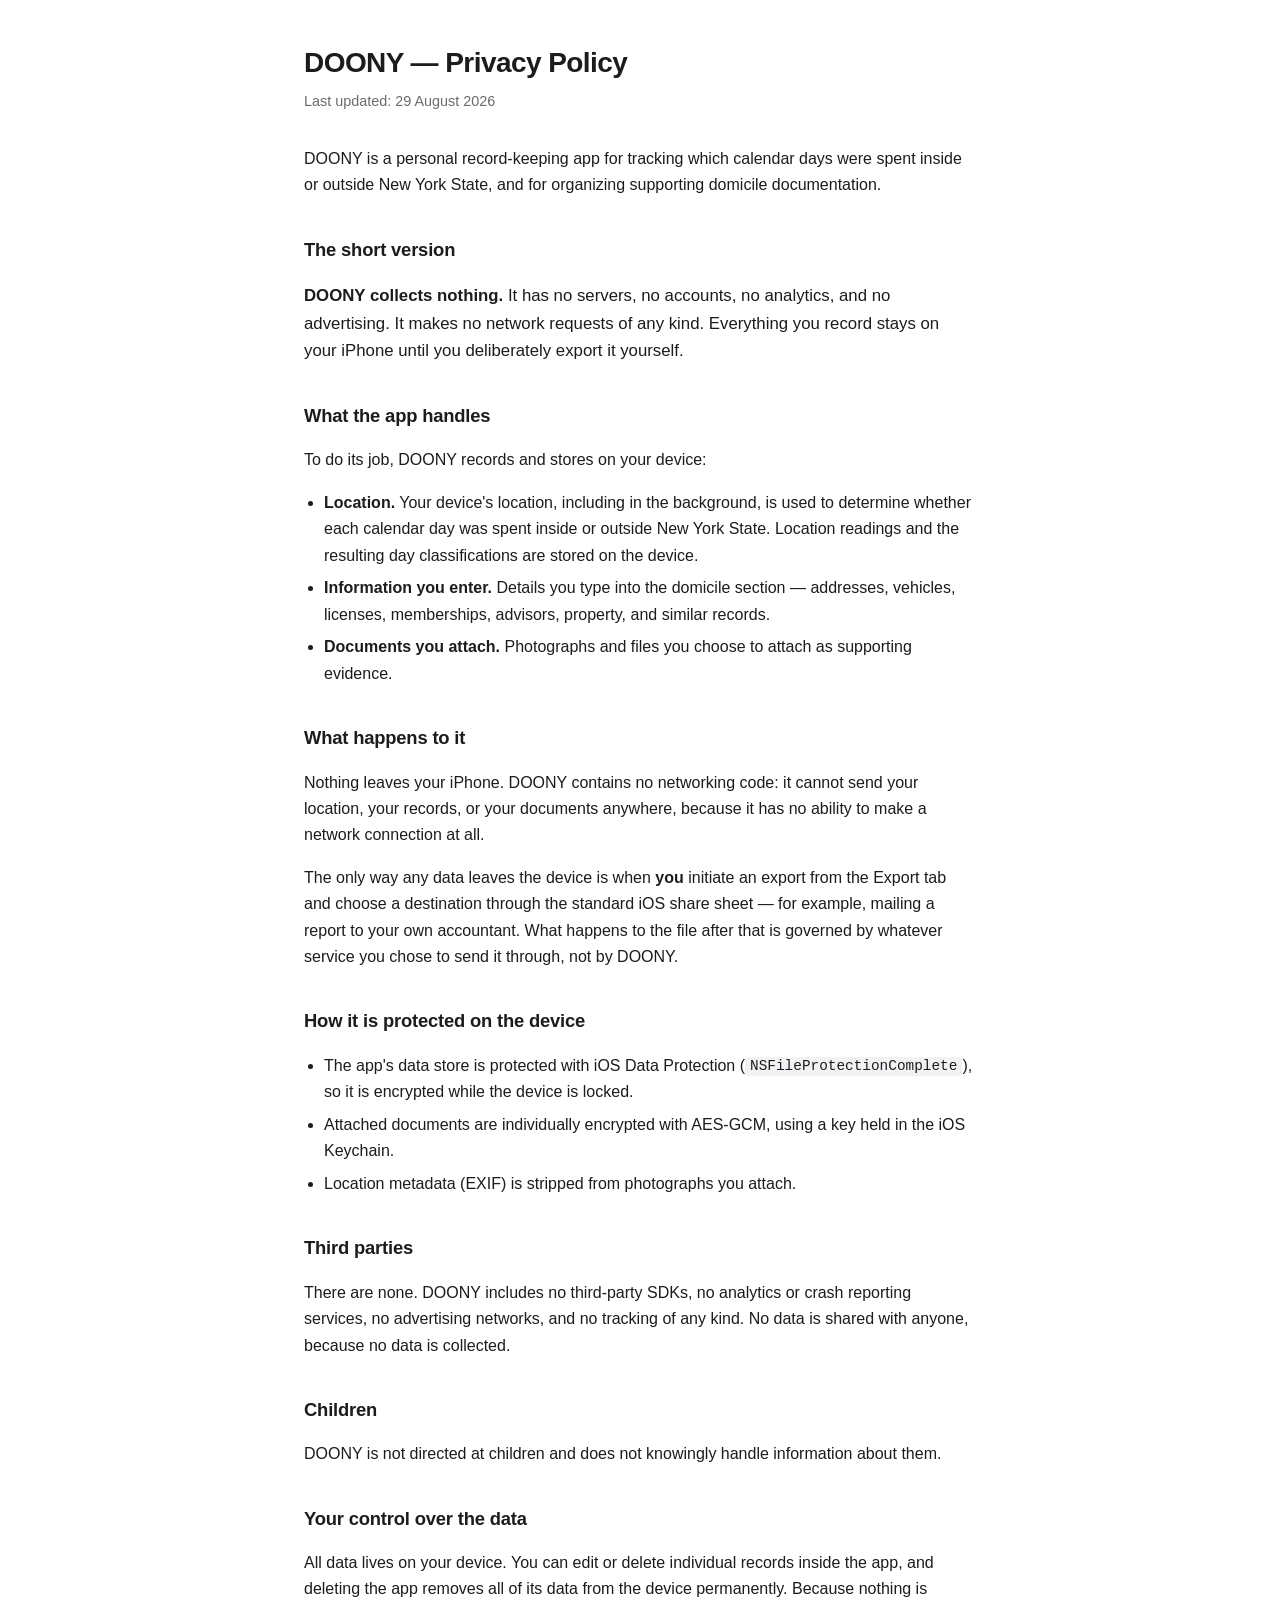
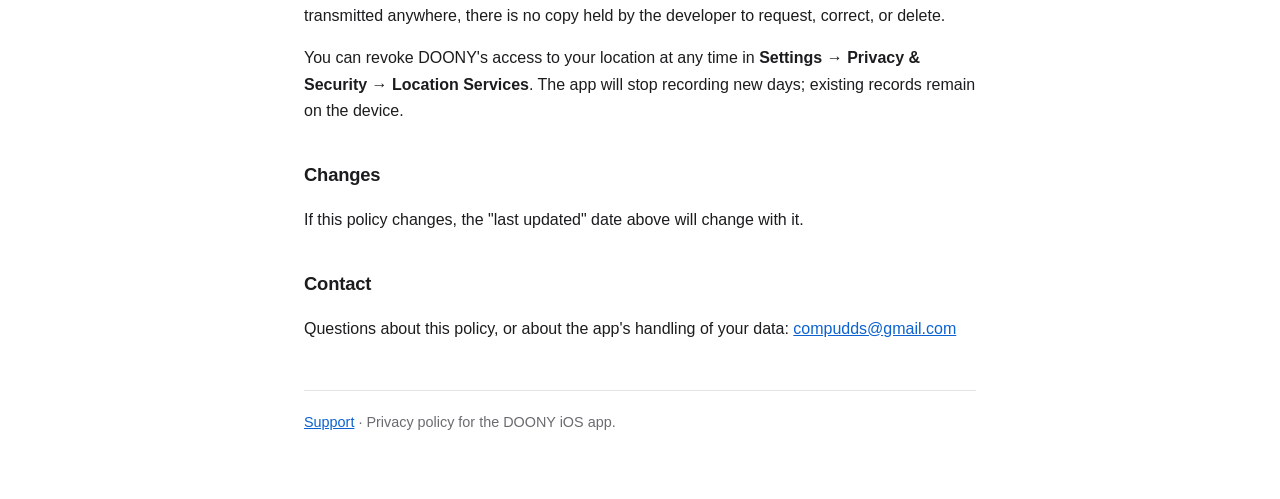
<file: docs/index.html>
<!doctype html>
<html lang="en">
<head>
<meta charset="utf-8">
<meta name="viewport" content="width=device-width,initial-scale=1">
<title>DOONY — Privacy Policy</title>
<style>
  :root { color-scheme: light dark; }
  body {
    max-width: 42rem; margin: 0 auto; padding: 2.5rem 1.25rem 4rem;
    font: 16px/1.65 -apple-system, BlinkMacSystemFont, "Segoe UI", Helvetica, Arial, sans-serif;
    color: #1c1c1e; background: #fff;
  }
  h1 { font-size: 1.75rem; margin: 0 0 .25rem; letter-spacing: -.02em; }
  h2 { font-size: 1.15rem; margin: 2.25rem 0 .5rem; letter-spacing: -.01em; }
  .updated { color: #6b6b70; font-size: .9rem; margin: 0 0 2rem; }
  .lede { font-size: 1.05rem; }
  ul { padding-left: 1.25rem; }
  li { margin: .4rem 0; }
  code { font: .9em ui-monospace, SFMono-Regular, Menlo, monospace;
         background: #f2f2f4; padding: .1em .35em; border-radius: 3px; }
  a { color: #0b62d0; }
  footer { margin-top: 3rem; padding-top: 1.25rem; border-top: 1px solid #e4e4e7;
           color: #6b6b70; font-size: .9rem; }
  @media (prefers-color-scheme: dark) {
    body { color: #e8e8ea; background: #131315; }
    .updated, footer { color: #9a9aa0; }
    code { background: #26262a; }
    a { color: #6fa8f5; }
    footer { border-top-color: #2c2c31; }
  }
</style>
</head>
<body>

<h1>DOONY — Privacy Policy</h1>
<p class="updated">Last updated: 29 August 2026</p>

<p>DOONY is a personal record-keeping app for tracking which calendar days were
spent inside or outside New York State, and for organizing supporting domicile
documentation.</p>

<h2>The short version</h2>
<p class="lede"><strong>DOONY collects nothing.</strong> It has no servers, no
accounts, no analytics, and no advertising. It makes no network requests of any
kind. Everything you record stays on your iPhone until you deliberately export
it yourself.</p>

<h2>What the app handles</h2>
<p>To do its job, DOONY records and stores on your device:</p>
<ul>
  <li><strong>Location.</strong> Your device's location, including in the
  background, is used to determine whether each calendar day was spent inside or
  outside New York State. Location readings and the resulting day
  classifications are stored on the device.</li>
  <li><strong>Information you enter.</strong> Details you type into the domicile
  section — addresses, vehicles, licenses, memberships, advisors, property, and
  similar records.</li>
  <li><strong>Documents you attach.</strong> Photographs and files you choose to
  attach as supporting evidence.</li>
</ul>

<h2>What happens to it</h2>
<p>Nothing leaves your iPhone. DOONY contains no networking code: it cannot send
your location, your records, or your documents anywhere, because it has no
ability to make a network connection at all.</p>
<p>The only way any data leaves the device is when <strong>you</strong> initiate
an export from the Export tab and choose a destination through the standard iOS
share sheet — for example, mailing a report to your own accountant. What happens
to the file after that is governed by whatever service you chose to send it
through, not by DOONY.</p>

<h2>How it is protected on the device</h2>
<ul>
  <li>The app's data store is protected with iOS Data Protection
  (<code>NSFileProtectionComplete</code>), so it is encrypted while the device is
  locked.</li>
  <li>Attached documents are individually encrypted with AES-GCM, using a key
  held in the iOS Keychain.</li>
  <li>Location metadata (EXIF) is stripped from photographs you attach.</li>
</ul>

<h2>Third parties</h2>
<p>There are none. DOONY includes no third-party SDKs, no analytics or crash
reporting services, no advertising networks, and no tracking of any kind. No
data is shared with anyone, because no data is collected.</p>

<h2>Children</h2>
<p>DOONY is not directed at children and does not knowingly handle information
about them.</p>

<h2>Your control over the data</h2>
<p>All data lives on your device. You can edit or delete individual records
inside the app, and deleting the app removes all of its data from the device
permanently. Because nothing is transmitted anywhere, there is no copy held by
the developer to request, correct, or delete.</p>
<p>You can revoke DOONY's access to your location at any time in
<strong>Settings → Privacy &amp; Security → Location Services</strong>. The app
will stop recording new days; existing records remain on the device.</p>

<h2>Changes</h2>
<p>If this policy changes, the "last updated" date above will change with it.</p>

<h2>Contact</h2>
<p>Questions about this policy, or about the app's handling of your data:
<a href="mailto:compudds@gmail.com">compudds@gmail.com</a></p>

<footer><a href="./support.html">Support</a> · Privacy policy for the DOONY iOS app.</footer>

</body>
</html>
</file>
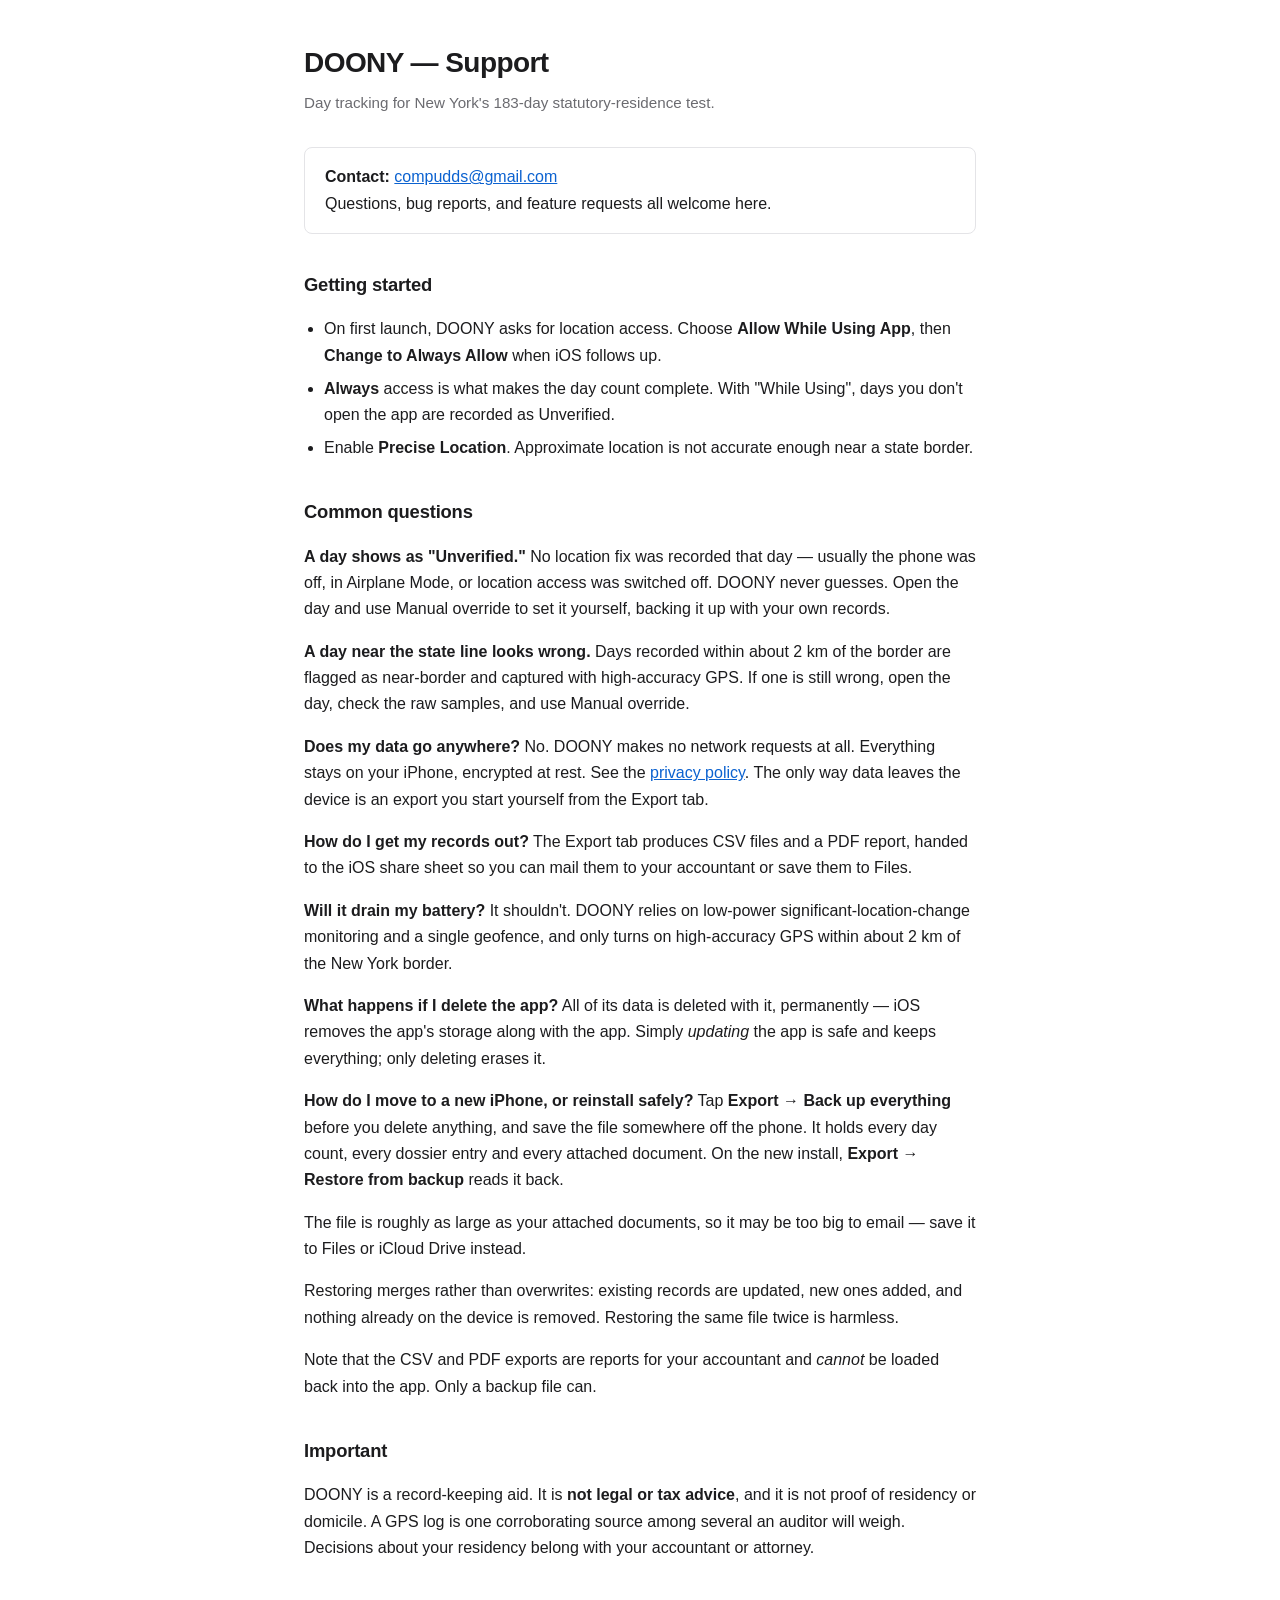
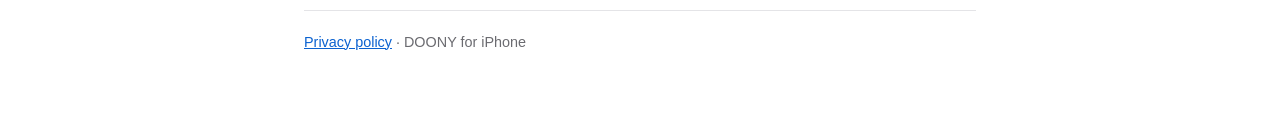
<file: docs/support.html>
<!doctype html>
<html lang="en">
<head>
<meta charset="utf-8">
<meta name="viewport" content="width=device-width,initial-scale=1">
<title>DOONY — Support</title>
<style>
  :root { color-scheme: light dark; }
  body { max-width: 42rem; margin: 0 auto; padding: 2.5rem 1.25rem 4rem;
    font: 16px/1.65 -apple-system, BlinkMacSystemFont, "Segoe UI", Helvetica, Arial, sans-serif;
    color: #1c1c1e; background: #fff; }
  h1 { font-size: 1.75rem; margin: 0 0 .25rem; letter-spacing: -.02em; }
  h2 { font-size: 1.15rem; margin: 2.25rem 0 .5rem; letter-spacing: -.01em; }
  .sub { color: #6b6b70; font-size: .95rem; margin: 0 0 2rem; }
  ul { padding-left: 1.25rem; } li { margin: .4rem 0; }
  code { font: .9em ui-monospace, SFMono-Regular, Menlo, monospace;
         background: #f2f2f4; padding: .1em .35em; border-radius: 3px; }
  a { color: #0b62d0; }
  .box { border: 1px solid #e4e4e7; border-radius: 8px; padding: 1rem 1.25rem; margin: 1.5rem 0; }
  footer { margin-top: 3rem; padding-top: 1.25rem; border-top: 1px solid #e4e4e7;
           color: #6b6b70; font-size: .9rem; }
  @media (prefers-color-scheme: dark) {
    body { color: #e8e8ea; background: #131315; }
    .sub, footer { color: #9a9aa0; } code { background: #26262a; }
    a { color: #6fa8f5; } .box, footer { border-color: #2c2c31; }
  }
</style>
</head>
<body>

<h1>DOONY — Support</h1>
<p class="sub">Day tracking for New York's 183-day statutory-residence test.</p>

<div class="box">
  <strong>Contact:</strong>
  <a href="mailto:compudds@gmail.com">compudds@gmail.com</a><br>
  Questions, bug reports, and feature requests all welcome here.
</div>

<h2>Getting started</h2>
<ul>
  <li>On first launch, DOONY asks for location access. Choose
  <strong>Allow While Using App</strong>, then <strong>Change to Always
  Allow</strong> when iOS follows up.</li>
  <li><strong>Always</strong> access is what makes the day count complete. With
  "While Using", days you don't open the app are recorded as Unverified.</li>
  <li>Enable <strong>Precise Location</strong>. Approximate location is not
  accurate enough near a state border.</li>
</ul>

<h2>Common questions</h2>

<p><strong>A day shows as "Unverified."</strong> No location fix was recorded
that day — usually the phone was off, in Airplane Mode, or location access was
switched off. DOONY never guesses. Open the day and use Manual override to set
it yourself, backing it up with your own records.</p>

<p><strong>A day near the state line looks wrong.</strong> Days recorded within
about 2 km of the border are flagged as near-border and captured with
high-accuracy GPS. If one is still wrong, open the day, check the raw samples,
and use Manual override.</p>

<p><strong>Does my data go anywhere?</strong> No. DOONY makes no network
requests at all. Everything stays on your iPhone, encrypted at rest. See the
<a href="./">privacy policy</a>. The only way data leaves the device is an
export you start yourself from the Export tab.</p>

<p><strong>How do I get my records out?</strong> The Export tab produces CSV
files and a PDF report, handed to the iOS share sheet so you can mail them to
your accountant or save them to Files.</p>

<p><strong>Will it drain my battery?</strong> It shouldn't. DOONY relies on
low-power significant-location-change monitoring and a single geofence, and only
turns on high-accuracy GPS within about 2 km of the New York border.</p>

<p><strong>What happens if I delete the app?</strong> All of its data is deleted
with it, permanently — iOS removes the app's storage along with the app. Simply
<em>updating</em> the app is safe and keeps everything; only deleting erases it.</p>

<p><strong>How do I move to a new iPhone, or reinstall safely?</strong> Tap
<strong>Export &rarr; Back up everything</strong> before you delete anything, and
save the file somewhere off the phone. It holds every day count, every dossier
entry and every attached document. On the new install,
<strong>Export &rarr; Restore from backup</strong> reads it back.</p>

<p>The file is roughly as large as your attached documents, so it may be too big
to email — save it to Files or iCloud Drive instead.</p>

<p>Restoring merges rather than overwrites: existing records are updated, new ones
added, and nothing already on the device is removed. Restoring the same file twice
is harmless.</p>

<p>Note that the CSV and PDF exports are reports for your accountant and
<em>cannot</em> be loaded back into the app. Only a backup file can.</p>

<h2>Important</h2>
<p>DOONY is a record-keeping aid. It is <strong>not legal or tax advice</strong>,
and it is not proof of residency or domicile. A GPS log is one corroborating
source among several an auditor will weigh. Decisions about your residency
belong with your accountant or attorney.</p>

<footer>
  <a href="./">Privacy policy</a> · DOONY for iPhone
</footer>

</body>
</html>
</file>
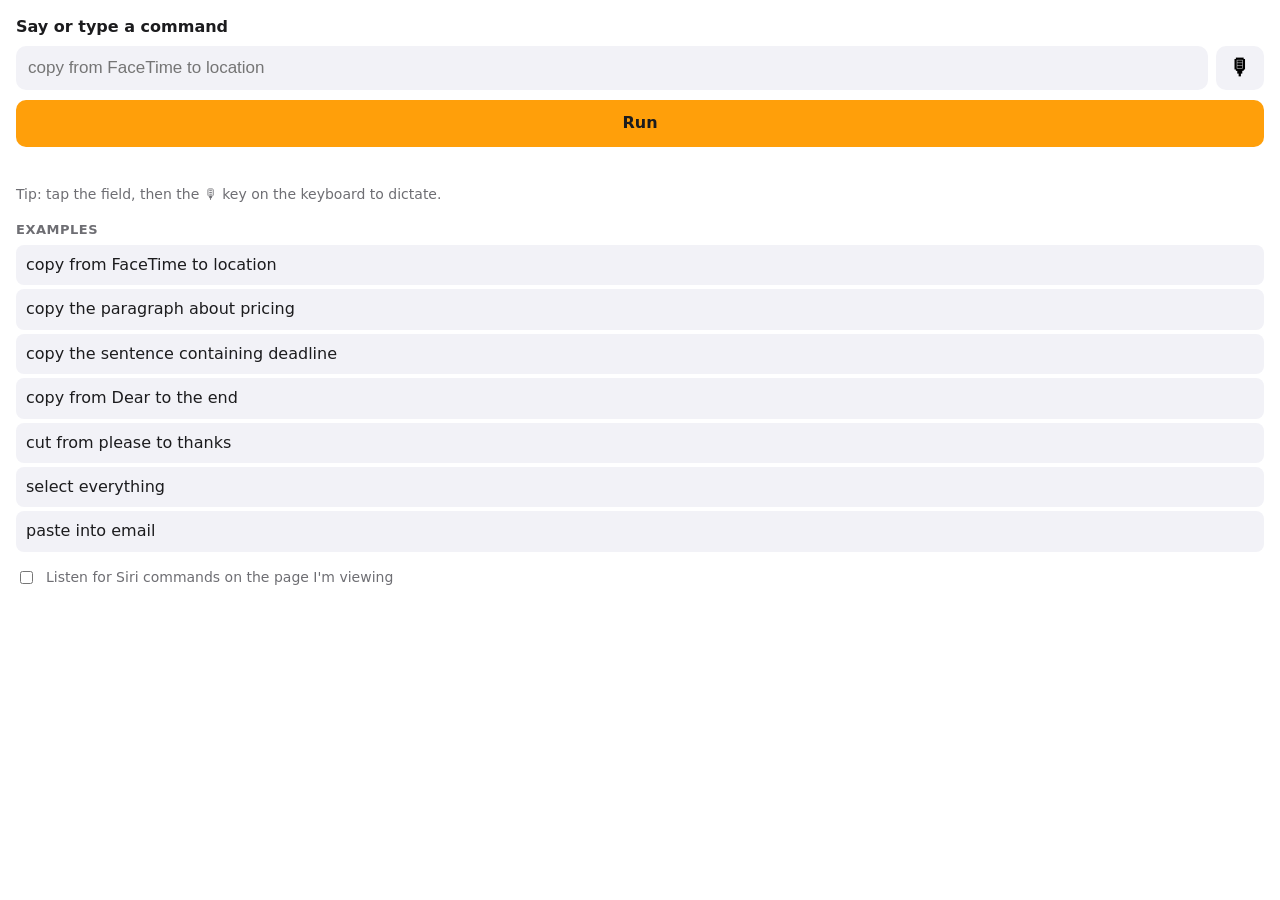
<file: VoiceClip/VoiceClipExtension/Resources/popup.html>
<!doctype html>
<html lang="en">
<head>
  <meta charset="utf-8">
  <meta name="viewport" content="width=device-width, initial-scale=1">
  <meta http-equiv="Content-Security-Policy" content="default-src 'self'; style-src 'self'; script-src 'self'">
  <title>VoiceClip</title>
  <link rel="stylesheet" href="popup.css">
</head>
<body>
  <form id="form" autocomplete="off">
    <label for="cmd">Say or type a command</label>
    <div class="row">
      <input id="cmd" type="text" enterkeyhint="go" autocapitalize="off" spellcheck="false"
             placeholder="copy from FaceTime to location">
      <button id="mic" type="button" aria-label="Speak a command" hidden>🎙</button>
    </div>
    <button id="go" type="submit">Run</button>
  </form>

  <p id="status" role="status" aria-live="polite"></p>
  <p id="hint" class="hint">Tip: tap the field, then the 🎙 key on the keyboard to dictate.</p>

  <section id="recentWrap" hidden>
    <h2>Recent</h2>
    <ul id="recent"></ul>
  </section>

  <section>
    <h2>Examples</h2>
    <ul id="examples">
      <li>copy from FaceTime to location</li>
      <li>copy the paragraph about pricing</li>
      <li>copy the sentence containing deadline</li>
      <li>copy from Dear to the end</li>
      <li>cut from please to thanks</li>
      <li>select everything</li>
      <li>paste into email</li>
    </ul>
  </section>

  <label class="toggle">
    <input id="siri" type="checkbox">
    <span>Listen for Siri commands on the page I'm viewing</span>
  </label>

  <script src="popup.js"></script>
</body>
</html>
</file>
<file: VoiceClip/VoiceClipExtension/Resources/popup.css>
:root {
  --bg: #fff;
  --fg: #1c1c1e;
  --muted: #6e6e73;
  --field: #f2f2f7;
  --accent: #ff9f0a;
  --accent-fg: #1c1c1e;
  --ok: #248a3d;
  --err: #d70015;
  color-scheme: light dark;
}
@media (prefers-color-scheme: dark) {
  :root {
    --bg: #1c1c1e;
    --fg: #f2f2f7;
    --muted: #98989d;
    --field: #2c2c2e;
    --ok: #30d158;
    --err: #ff453a;
  }
}
* { box-sizing: border-box; }
body {
  margin: 0;
  padding: 16px;
  min-width: 300px;
  background: var(--bg);
  color: var(--fg);
  font: 16px/1.4 -apple-system, system-ui, sans-serif;
}
label[for="cmd"] { display: block; font-weight: 600; margin-bottom: 8px; }
.row { display: flex; gap: 8px; }
input[type="text"] {
  flex: 1;
  min-width: 0;
  padding: 12px;
  border: 0;
  border-radius: 10px;
  background: var(--field);
  color: var(--fg);
  font-size: 17px; /* 16px+ stops iOS from zooming on focus */
}
button {
  border: 0;
  border-radius: 10px;
  font: inherit;
  font-weight: 600;
  cursor: pointer;
}
#mic { width: 48px; font-size: 22px; background: var(--field); }
#mic.live { background: var(--err); }
#go { width: 100%; margin-top: 10px; padding: 12px; background: var(--accent); color: var(--accent-fg); }
#status { min-height: 1.4em; margin: 12px 0 4px; font-weight: 600; }
#status.ok { color: var(--ok); }
#status.err { color: var(--err); }
.hint { margin: 0 0 8px; color: var(--muted); font-size: 14px; }
h2 { margin: 16px 0 6px; font-size: 13px; text-transform: uppercase; letter-spacing: .04em; color: var(--muted); }
ul { list-style: none; margin: 0; padding: 0; }
li {
  padding: 9px 10px;
  margin-bottom: 4px;
  border-radius: 8px;
  background: var(--field);
  cursor: pointer;
  overflow-wrap: anywhere;
}
.toggle { display: flex; gap: 10px; align-items: flex-start; margin-top: 16px; font-size: 14px; color: var(--muted); }
.toggle input { margin-top: 3px; }
</file>
